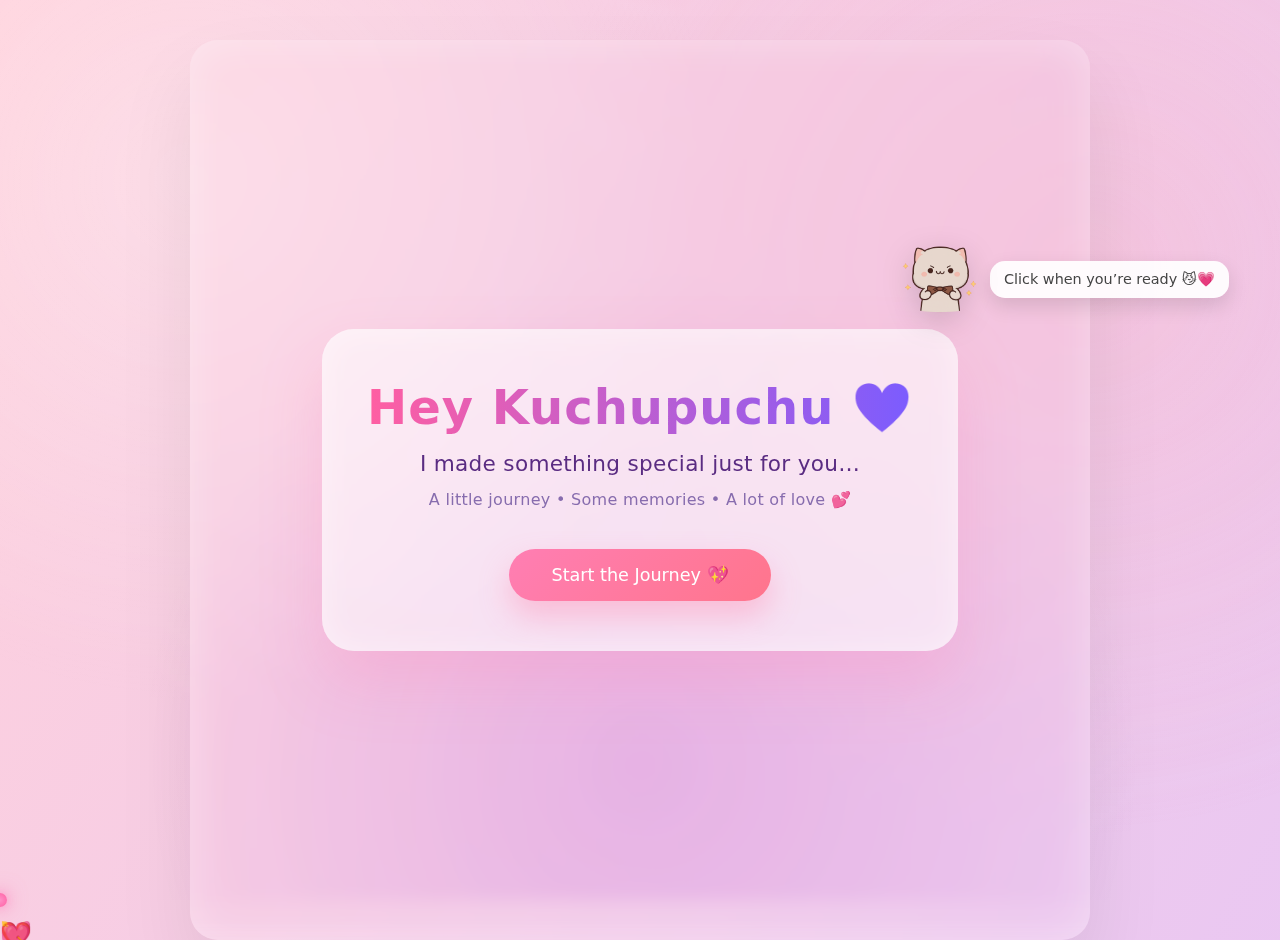
<file: index.html>
<!DOCTYPE html>
<html lang="en">
<head>
    <meta charset="UTF-8">
    <title>For Kuchupuchu ❤️</title>

    <!-- FIXED CSS PATH -->
    <link rel="stylesheet" href="css/style.css">
</head>
<body>

    <!-- Background glow -->
    <div class="bg"></div>

    <!-- Floating hearts -->
    <div class="hearts page1-hearts">
        <span>💖</span><span>💕</span><span>💗</span>
        <span>❤️</span><span>💘</span>
    </div>

    <!-- Main Container -->
    <div class="container">
        <div class="intro-card">
            <h1>Hey Kuchupuchu ❤️</h1>

            <p class="intro-line">
                I made something special just for you…
            </p>

            <p class="intro-sub">
                A little journey • Some memories • A lot of love 💕
            </p>

            <button id="startBtn">Start the Journey 💖</button>
        </div>
    </div>

    <!-- Cat Guide -->
    <div class="cat-guide">
        <!-- FIXED IMAGE PATH -->
        <img src="images/cat/cat.png" alt="Mochi the Cat">
        <div class="speech">
            Click when you’re ready 😼💗
        </div>
    </div>

    <!-- Script -->
    <script>
        const btn = document.getElementById("startBtn");
        const speech = document.querySelector(".speech");

        btn.addEventListener("mouseenter", () => {
            const x = Math.random() * 60 - 30;
            const y = Math.random() * 30 - 15;
            btn.style.transform = `translate(${x}px, ${y}px)`;
            speech.innerHTML = "Hehe 😼 she’s about to smile…";
        });

        btn.addEventListener("mouseleave", () => {
            btn.style.transform = "translate(0,0)";
            speech.innerHTML = "Click when you’re ready 💕";
        });

        // FIXED PAGE LINK
        btn.addEventListener("click", () => {
            window.location.href = "pages/page1.html";
        });
    </script>

    <div class="cursor-trail"></div>

    <!-- FIXED JS PATH -->
    <script src="js/cursor.js"></script>

</body>
</html>
</file>
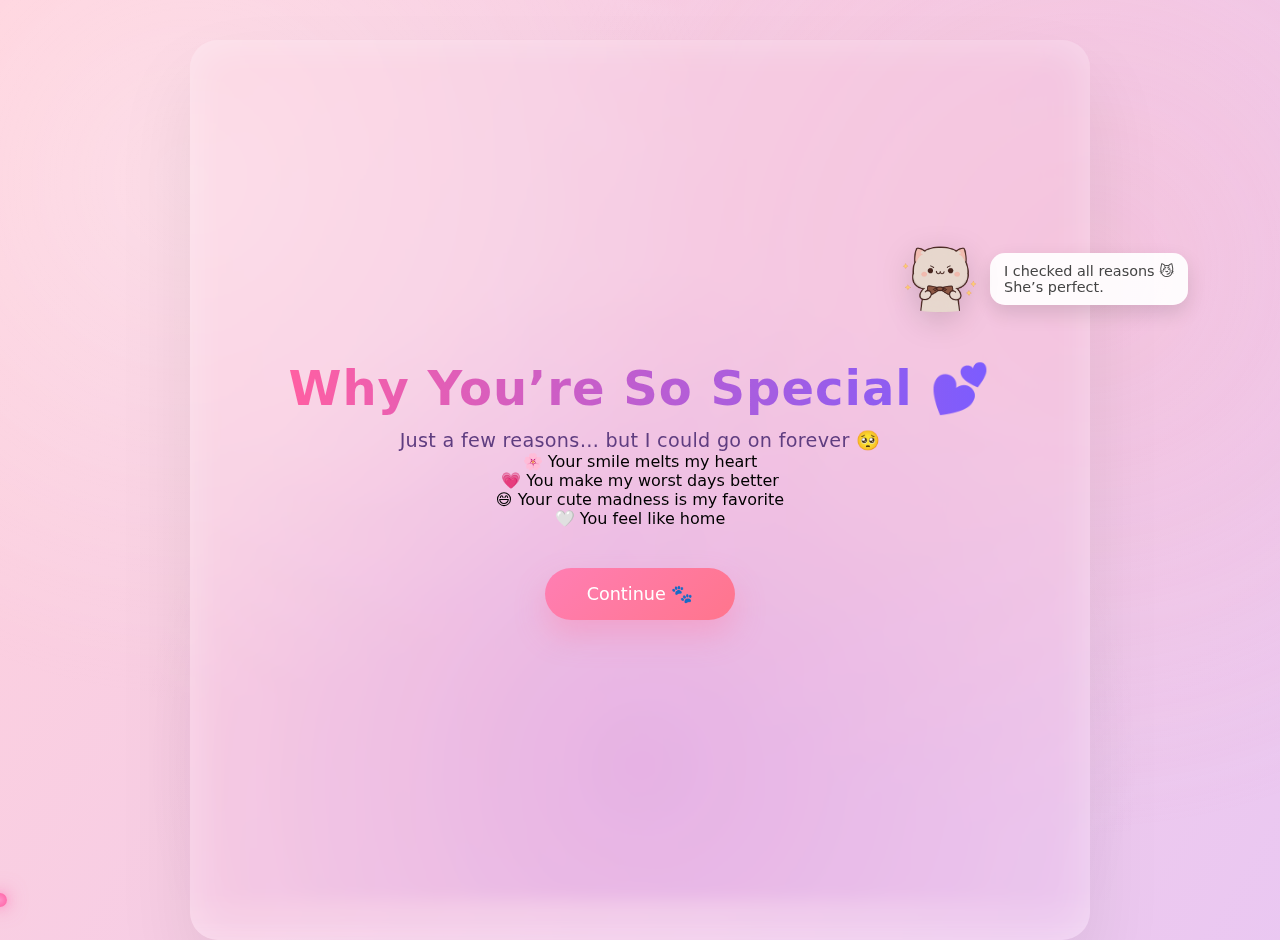
<file: pages/page1.html>
<!DOCTYPE html>
<html lang="en">
<head>
    <meta charset="UTF-8">
    <title>Why You’re Special 💖</title>
    <link rel="stylesheet" href="../css/style.css">
</head>
<body>

<div class="bg"></div>

<div class="container">
    <h1>Why You’re So Special 💕</h1>
    <p>Just a few reasons… but I could go on forever 🥺</p>

    <div class="cards">
        <div class="card">🌸 Your smile melts my heart</div>
        <div class="card">💗 You make my worst days better</div>
        <div class="card">😄 Your cute madness is my favorite</div>
        <div class="card">🤍 You feel like home</div>
    </div>

    <button onclick="nextPage()">Continue 🐾</button>
</div>

<!-- Cat Guide -->
<div class="cat-guide">
    <img src="../images/cat/cat.png" alt="Mochi the Cat">
    <div class="speech">
        I checked all reasons 😼<br>
        She’s perfect.
    </div>
</div>

<script>
const btn = document.querySelector("button");

btn.addEventListener("mouseenter", () => {
    const x = Math.random() * 120 - 60;
    const y = Math.random() * 60 - 30;
    btn.style.transform = `translate(${x}px, ${y}px)`;
});

function nextPage() {
    window.location.href = "page2.html";
}
</script>
 <div class="cursor-trail"></div>
 <script src="../js/cursor.js"></script>



</body>
</html>
</file>
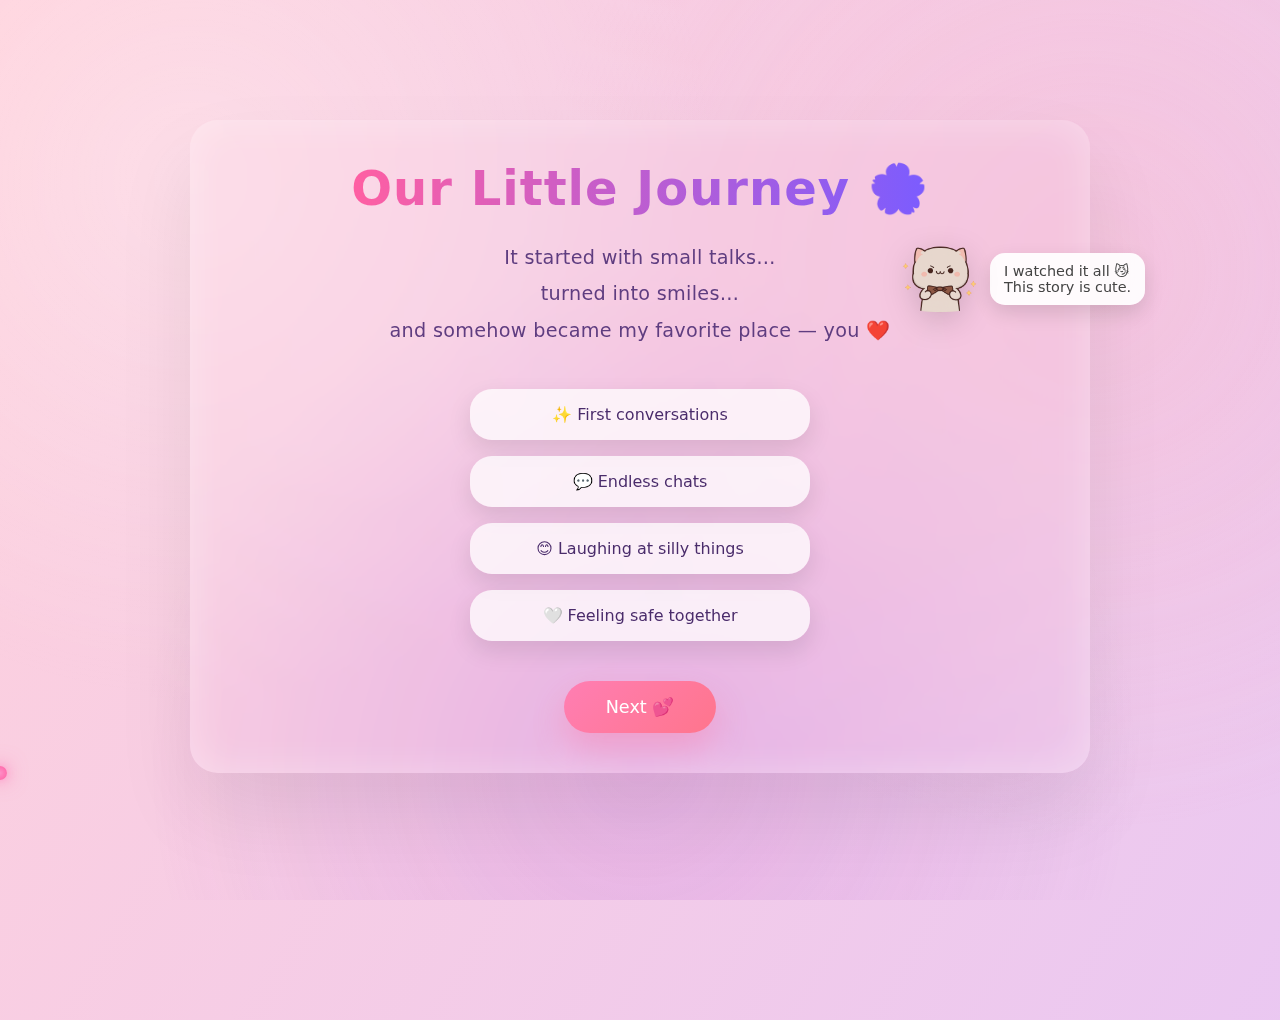
<file: pages/page2.html>
<!DOCTYPE html>
<html lang="en">
<head>
    <meta charset="UTF-8">
    <title>Our Little Journey 💕</title>
    <link rel="stylesheet" href="../css/style.css">
</head>
<body class="page-long">


    <!-- Background -->
    <div class="bg"></div>

    <!-- Main Content -->
    <div class="container">
        <h1>Our Little Journey 🌸</h1>

        <p class="soft-text">
            It started with small talks…<br>
            turned into smiles…<br>
            and somehow became my favorite place — you ❤️
        </p>

        <!-- Journey Steps -->
        <div class="journey">
            <div class="step">✨ First conversations</div>
            <div class="step">💬 Endless chats</div>
            <div class="step">😊 Laughing at silly things</div>
            <div class="step">🤍 Feeling safe together</div>
        </div>

        <!-- NEXT BUTTON -->
        <button class="next-btn" onclick="goNext()">
            Next 💕
        </button>
    </div>

    <!-- Cat Guide -->
    <div class="cat-guide">
        <img src="../images/cat/cat.png" alt="Mochi the Cat">
        <div class="speech">
            I watched it all 😼<br>
            This story is cute.
        </div>
    </div>

    <!-- Script -->
    <script>
        function goNext() {
            window.location.href = "page3.html";
        }
    </script>
    <div class="cursor-trail"></div>
 <script src="../js/cursor.js"></script>


</body>
</html>
</file>
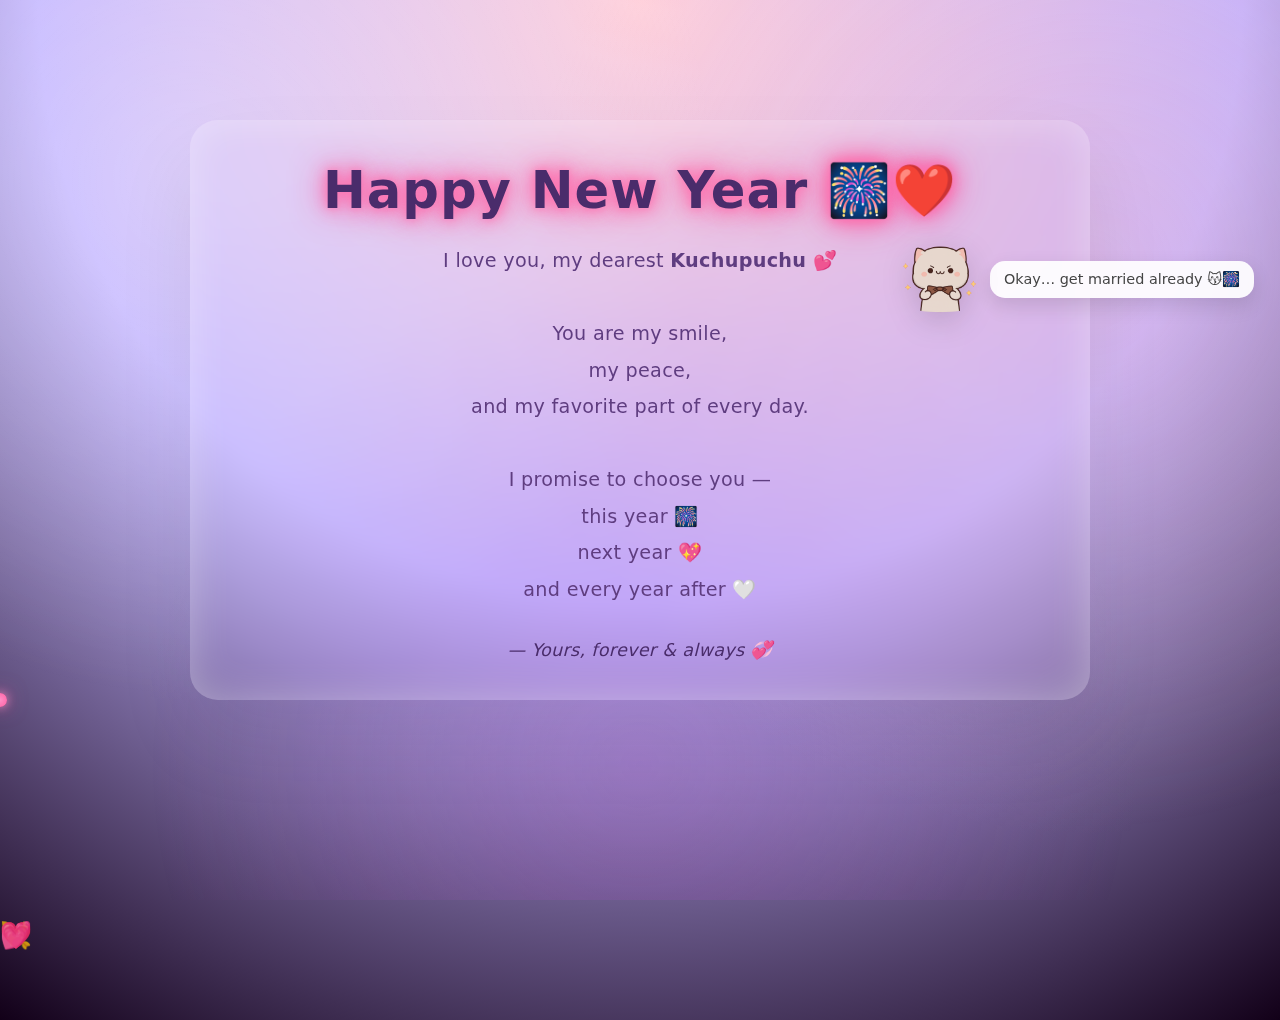
<file: pages/page4.html>
<!DOCTYPE html>
<html lang="en">
<head>
    <meta charset="UTF-8">
    <title>Happy New Year Kuchupuchu ❤️</title>
    <link rel="stylesheet" href="../css/style.css">
</head>

<body class="page-long final-bg">

    <!-- Fireworks Canvas -->
    <canvas id="fireworksCanvas"></canvas>

    <!-- Animated Background -->
    <div class="bg"></div>

    <!-- Floating Hearts -->
    <div class="hearts">
        <span>❤️</span><span>💖</span><span>💕</span><span>💗</span><span>💘</span>
        <span>❤️</span><span>💖</span><span>💕</span><span>💗</span>
    </div>

    <!-- Main Content -->
    <div class="container final-page">
        <h1 class="glow-text">Happy New Year 🎆❤️</h1>

        <p class="final-text">
            I love you, my dearest <b>Kuchupuchu</b> 💕<br><br>
            You are my smile,<br>
            my peace,<br>
            and my favorite part of every day.<br><br>
            I promise to choose you —<br>
            this year 🎆<br>
            next year 💖<br>
            and every year after 🤍
        </p>

        <p class="signature">
            — Yours, forever & always 💞
        </p>
    </div>

    <!-- Cat Guide -->
    <div class="cat-guide">
        <img src="../images/cat/cat.png" alt="Mochi the Cat">
        <div class="speech">
            Okay… get married already 😽🎆
        </div>
    </div>

    <!-- 🎆 FIREWORKS SCRIPT -->
    <script>
        const canvas = document.getElementById("fireworksCanvas");
        const ctx = canvas.getContext("2d");

        function resizeCanvas() {
            canvas.width = window.innerWidth;
            canvas.height = window.innerHeight;
        }
        resizeCanvas();
        window.addEventListener("resize", resizeCanvas);

        class Firework {
            constructor() {
                this.x = Math.random() * canvas.width;
                this.y = canvas.height;
                this.targetY = Math.random() * canvas.height * 0.5;
                this.speed = Math.random() * 3 + 4;
                this.exploded = false;
                this.particles = [];
                this.color = `hsl(${Math.random() * 360}, 100%, 70%)`;
            }

            explode() {
                for (let i = 0; i < 30; i++) {
                    this.particles.push({
                        x: this.x,
                        y: this.y,
                        angle: Math.random() * Math.PI * 2,
                        speed: Math.random() * 4 + 1,
                        alpha: 1
                    });
                }
            }

            update() {
                if (!this.exploded) {
                    this.y -= this.speed;
                    if (this.y <= this.targetY) {
                        this.exploded = true;
                        this.explode();
                    }
                } else {
                    this.particles.forEach(p => {
                        p.x += Math.cos(p.angle) * p.speed;
                        p.y += Math.sin(p.angle) * p.speed;
                        p.alpha -= 0.02;
                    });
                }
            }

            draw() {
                if (!this.exploded) {
                    ctx.fillStyle = this.color;
                    ctx.shadowBlur = 15;
                    ctx.shadowColor = this.color;
                    ctx.beginPath();
                    ctx.arc(this.x, this.y, 3, 0, Math.PI * 2);
                    ctx.fill();
                    ctx.shadowBlur = 0;
                } else {
                    this.particles.forEach(p => {
                        ctx.globalAlpha = p.alpha;
                        ctx.fillStyle = this.color;
                        ctx.shadowBlur = 20;
                        ctx.shadowColor = this.color;
                        ctx.beginPath();
                        ctx.arc(p.x, p.y, 2.5, 0, Math.PI * 2);
                        ctx.fill();
                        ctx.shadowBlur = 0;
                        ctx.globalAlpha = 1;
                    });
                }
            }
        }

        let fireworks = [];

        function animateFireworks() {
            ctx.clearRect(0, 0, canvas.width, canvas.height);

            if (Math.random() < 0.04) {
                fireworks.push(new Firework());
            }

            fireworks.forEach((fw, i) => {
                fw.update();
                fw.draw();
                if (fw.exploded && fw.particles.every(p => p.alpha <= 0)) {
                    fireworks.splice(i, 1);
                }
            });

            requestAnimationFrame(animateFireworks);
        }

        animateFireworks();
    </script>

    <!-- Cursor Effect -->
    <div class="cursor-trail"></div>
    <script src="../js/cursor.js"></script>

</body>
</html>
</file>
<file: css/style.css>
/* =====================
   GLOBAL RESET
===================== */
* {
    margin: 0;
    padding: 0;
    box-sizing: border-box;
    font-family: 'Segoe UI', system-ui, sans-serif;
}

html {
    scroll-behavior: smooth;
}

/* =====================
   BODY & BACKGROUND
===================== */
body {
    min-height: 100vh;
    overflow-x: hidden;
    background: linear-gradient(
        120deg,
        #ffd1dc,
        #e0c3fc,
        #c2e9fb
    );
    background-size: 300% 300%;
    animation: bgFlow 14s ease infinite;
}

@keyframes bgFlow {
    0% { background-position: 0% 50%; }
    50% { background-position: 100% 50%; }
    100% { background-position: 0% 50%; }
}

/* Soft glow overlay */
.bg {
    position: fixed;
    inset: 0;
    background:
        radial-gradient(circle at 15% 20%, rgba(255,255,255,0.35), transparent 40%),
        radial-gradient(circle at 85% 30%, rgba(255,182,193,0.35), transparent 45%),
        radial-gradient(circle at 50% 85%, rgba(186,85,211,0.25), transparent 50%);
    animation: glowMove 12s ease-in-out infinite alternate;
    z-index: 0;
}

@keyframes glowMove {
    from { transform: scale(1); }
    to { transform: scale(1.08); }
}

/* =====================
   CONTAINER (CENTER FIX)
===================== */
.container {
    position: relative;
    z-index: 2;
    max-width: 900px;
    padding: 40px 35px;
    margin: auto;
    border-radius: 28px;
    backdrop-filter: blur(8px);

    display: flex;
    flex-direction: column;
    align-items: center;
    justify-content: center;

    text-align: center;
    min-height: 100vh;

    transform: translateY(40px); /* 👈 pushes Page 1 & 2 down slightly */
}

/* For long pages (page2, page3, final) */
.page-long .container {
    transform: none;          /* disables push-down */
    min-height: unset;
    justify-content: flex-start;
    margin-top: 120px;
}


/* =====================
   TYPOGRAPHY
===================== */
h1 {
    font-size: 3rem;
    font-weight: 700;
    background: linear-gradient(90deg, #ff5fa2, #7b5cff);
    -webkit-background-clip: text;
    -webkit-text-fill-color: transparent;
    letter-spacing: 1px;
}

/* Solid readable glowing text (FINAL PAGE FIX) */
.glow-text {
    color: #4a2c6b;
    -webkit-text-fill-color: unset;
    background: none;
    text-shadow:
        0 0 8px rgba(255, 120, 180, 0.8),
        0 0 18px rgba(255, 90, 160, 0.85),
        0 0 35px rgba(255, 60, 140, 0.9);
}

p {
    margin-top: 12px;
    font-size: 1.2rem;
    color: #5f3d80;
}

.soft-text,
.final-text {
    margin-top: 22px;
    line-height: 1.9;
    animation: fadeIn 1.2s ease forwards;
}

@keyframes fadeIn {
    from { opacity: 0; transform: translateY(10px); }
    to { opacity: 1; transform: translateY(0); }
}

/* =====================
   BUTTONS
===================== */
button,
.next-btn {
    margin-top: 40px;
    padding: 16px 42px;
    font-size: 1.1rem;
    border: none;
    border-radius: 999px;
    background: linear-gradient(135deg, #ff7eb3, #ff758c);
    color: white;
    cursor: pointer;
    box-shadow: 0 15px 30px rgba(255, 120, 160, 0.35);
    transition: all 0.35s ease;
}

button:hover,
.next-btn:hover {
    transform: translateY(-3px) scale(1.04);
    box-shadow: 0 20px 40px rgba(255, 120, 160, 0.5);
}

/* =====================
   CAT GUIDE
===================== */
.cat-guide {
    position: absolute;
    top: 31%;
    left: 50%;
    transform: translate(260px, -50%);
    display: flex;
    align-items: center;
    z-index: 3;
}

.cat-guide img {
    width: 80px;
    filter: drop-shadow(0 8px 15px rgba(0,0,0,0.15));
}

.speech {
    background: rgba(255,255,255,0.92);
    padding: 10px 14px;
    border-radius: 15px;
    margin-left: 10px;
    font-size: 0.9rem;
    color: #444;
    box-shadow: 0 8px 20px rgba(0,0,0,0.12);
}

/* =====================
   JOURNEY STEPS
===================== */
.journey {
    margin-top: 40px;
    display: flex;
    flex-direction: column;
    gap: 16px;
    align-items: center;
}

.step {
    background: rgba(255,255,255,0.75);
    backdrop-filter: blur(10px);
    padding: 16px 28px;
    border-radius: 22px;
    width: 340px;
    color: #4a2c6b;
    font-size: 1rem;
    box-shadow: 0 10px 25px rgba(0,0,0,0.1);
    animation: fadeUp 0.9s ease forwards;
}

@keyframes fadeUp {
    from { opacity: 0; transform: translateY(20px); }
    to { opacity: 1; transform: translateY(0); }
}

/* =====================
   PHOTO GRID
===================== */
/* =====================
   MEMORY PHOTO GRID (THEME MATCH)
===================== */

.photo-grid {
    margin-top: 50px;
    display: grid;
    grid-template-columns: repeat(3, 1fr);
    gap: 28px;
    max-width: 860px;
    margin-inline: auto;
}

/* Individual photo cards */
.photo-grid img {
    width: 100%;
    aspect-ratio: 1 / 1;
    object-fit: cover;
    border-radius: 26px;

    background: rgba(255, 255, 255, 0.35);
    backdrop-filter: blur(10px);

    box-shadow:
        0 18px 40px rgba(0, 0, 0, 0.12),
        inset 0 0 20px rgba(255,255,255,0.35);

    cursor: pointer;
    transition: all 0.45s ease;
    animation: photoFadeUp 0.9s ease forwards;
}

/* Soft hover (no harsh jump) */
.photo-grid img:hover {
    transform: translateY(-6px) scale(1.06);
    box-shadow:
        0 28px 55px rgba(255, 120, 180, 0.45),
        inset 0 0 25px rgba(255,255,255,0.45);
}

/* Gentle entrance animation */
@keyframes photoFadeUp {
    from {
        opacity: 0;
        transform: translateY(18px) scale(0.95);
    }
    to {
        opacity: 1;
        transform: translateY(0) scale(1);
    }
}


/* =====================
   IMAGE ZOOM OVERLAY
===================== */
.image-overlay {
    position: fixed;
    inset: 0;
    background: rgba(0,0,0,0.65);
    display: flex;
    align-items: center;
    justify-content: center;
    z-index: 999;
    opacity: 0;
    pointer-events: none;
    transition: opacity 0.35s ease;
}

.image-overlay.active {
    opacity: 1;
    pointer-events: auto;
}

.image-overlay img {
    max-width: 85vw;
    max-height: 85vh;
    border-radius: 22px;
    box-shadow: 0 30px 60px rgba(0,0,0,0.45);
    transform: scale(0.9);
    transition: transform 0.35s ease;
}

.image-overlay.active img {
    transform: scale(1);
}

/* =====================
   FINAL PAGE
===================== */
.final-bg {
    background: radial-gradient(circle at top, #ffd1dc, #c3b5ff, #120018);
}

.final-page h1 {
    font-size: 3.2rem;
}

.signature {
    margin-top: 32px;
    font-size: 1.1rem;
    color: #4a2c6b;
    font-style: italic;
}

/* =====================
   FLOATING HEARTS
===================== */
.hearts {
    position: fixed;
    inset: 0;
    pointer-events: none;
    z-index: 1;
}

.hearts span {
    position: absolute;
    bottom: -50px;
    font-size: 1.6rem;
    animation: floatHeart 9s infinite ease-in;
}

@keyframes floatHeart {
    0% { transform: translateY(0) scale(1); opacity: 0; }
    10% { opacity: 1; }
    100% { transform: translateY(-120vh) scale(1.6); opacity: 0; }
}

/* =====================
   FIREWORKS CANVAS
===================== */
#fireworksCanvas {
    position: fixed;
    inset: 0;
    z-index: 0;
    pointer-events: none;
}

/* =====================
   PAGE 1 ENHANCEMENTS
===================== */

.intro-card {
    background: rgba(255, 255, 255, 0.55);
    backdrop-filter: blur(14px);
    padding: 50px 45px;
    border-radius: 32px;
    box-shadow:
        0 30px 60px rgba(255, 133, 179, 0.25),
        inset 0 0 30px rgba(255,255,255,0.4);
    animation: introPop 1.1s ease forwards;
}

@keyframes introPop {
    from {
        opacity: 0;
        transform: scale(0.92) translateY(20px);
    }
    to {
        opacity: 1;
        transform: scale(1) translateY(0);
    }
}

.intro-line {
    font-size: 1.35rem;
    margin-top: 14px;
    color: #5a2c82;
}

.intro-sub {
    margin-top: 14px;
    font-size: 1rem;
    color: #7a5fa6;
    opacity: 0.9;
}
/* =====================
   FINAL REFINEMENT PASS
===================== */

/* Premium depth */
.container {
    box-shadow:
        0 40px 80px rgba(0, 0, 0, 0.08),
        inset 0 0 40px rgba(255, 255, 255, 0.35);
}

/* Better text spacing */
h1 {
    line-height: 1.2;
}

p,
.soft-text,
.final-text {
    max-width: 650px;
    letter-spacing: 0.3px;
}

/* Luxurious buttons */
button,
.next-btn {
    position: relative;
}

button::after,
.next-btn::after {
    content: "";
    position: absolute;
    inset: -3px;
    border-radius: inherit;
    background: linear-gradient(135deg, #ff9acb, #ff6fa3);
    opacity: 0;
    filter: blur(10px);
    z-index: -1;
    transition: opacity 0.3s ease;
}

button:hover::after,
.next-btn:hover::after {
    opacity: 0.6;
}

/* Softer hover motion */
button:hover,
.next-btn:hover {
    transform: translateY(-2px) scale(1.03);
}

/* Cat subtle float */
.cat-guide {
    animation: catFloat 4s ease-in-out infinite;
}

@keyframes catFloat {
    0%   { transform: translate(260px, -50%) translateY(0); }
    50%  { transform: translate(260px, -50%) translateY(-6px); }
    100% { transform: translate(260px, -50%) translateY(0); }
}

/* Gentle responsiveness */
.intro-card,
.step,
.photo-grid img {
    transition: transform 0.35s ease, box-shadow 0.35s ease;
}

.intro-card:hover {
    transform: translateY(-4px);
}

/* Reduce harshness */
.bg {
    opacity: 0.85;
}

.hearts span {
    opacity: 0.75;
}
/* =====================
   GLOBAL CURSOR EFFECT
===================== */
.cursor-trail {
    position: fixed;
    width: 14px;
    height: 14px;
    border-radius: 50%;
    pointer-events: none;
    background: radial-gradient(circle, #ff8fc7, #ff5fa2);
    box-shadow:
        0 0 10px rgba(255, 143, 199, 0.8),
        0 0 20px rgba(255, 95, 162, 0.6);
    transform: translate(-50%, -50%);
    transition: transform 0.08s linear;
    z-index: 9999;
}

/* Cat follows cursor subtly */
.cat-guide img {
    transition: transform 0.2s ease-out;
    transform-origin: center center;
}


/* ===== IMAGE MEMORY GRID (FIXED) ===== */

/* =====================
   MEMORY PHOTO GRID (THEME MATCH)
===================== */

.photo-grid {
    margin-top: 50px;
    display: grid;
    grid-template-columns: repeat(3, 1fr);
    gap: 28px;
    max-width: 860px;
    margin-inline: auto;
}

/* Individual photo cards */
.photo-grid img {
    width: 100%;
    aspect-ratio: 1 / 1;
    object-fit: cover;
    border-radius: 26px;

    background: rgba(255, 255, 255, 0.35);
    backdrop-filter: blur(10px);

    box-shadow:
        0 18px 40px rgba(0, 0, 0, 0.12),
        inset 0 0 20px rgba(255,255,255,0.35);

    cursor: pointer;
    transition: all 0.45s ease;
    animation: photoFadeUp 0.9s ease forwards;
}

/* Soft hover (no harsh jump) */
.photo-grid img:hover {
    transform: translateY(-6px) scale(1.06);
    box-shadow:
        0 28px 55px rgba(255, 120, 180, 0.45),
        inset 0 0 25px rgba(255,255,255,0.45);
}

/* Gentle entrance animation */
@keyframes photoFadeUp {
    from {
        opacity: 0;
        transform: translateY(18px) scale(0.95);
    }
    to {
        opacity: 1;
        transform: translateY(0) scale(1);
    }
}
/* =====================
   SCRAMBLED MEMORY FEEL
===================== */

/* Slight rotation per photo */
.photo-grid img:nth-child(1) { transform: rotate(-2.5deg); }
.photo-grid img:nth-child(2) { transform: rotate(1.8deg); }
.photo-grid img:nth-child(3) { transform: rotate(-1.2deg); }

.photo-grid img:nth-child(4) { transform: rotate(2.3deg); }
.photo-grid img:nth-child(5) { transform: rotate(-1.7deg); }
.photo-grid img:nth-child(6) { transform: rotate(1.4deg); }

.photo-grid img:nth-child(7) { transform: rotate(-2deg); }
.photo-grid img:nth-child(8) { transform: rotate(1.9deg); }
.photo-grid img:nth-child(9) { transform: rotate(-1.5deg); }

/* On hover → straighten + lift */
.photo-grid img:hover {
    transform: rotate(0deg) translateY(-6px) scale(1.06);
    z-index: 5;
}
</file>
